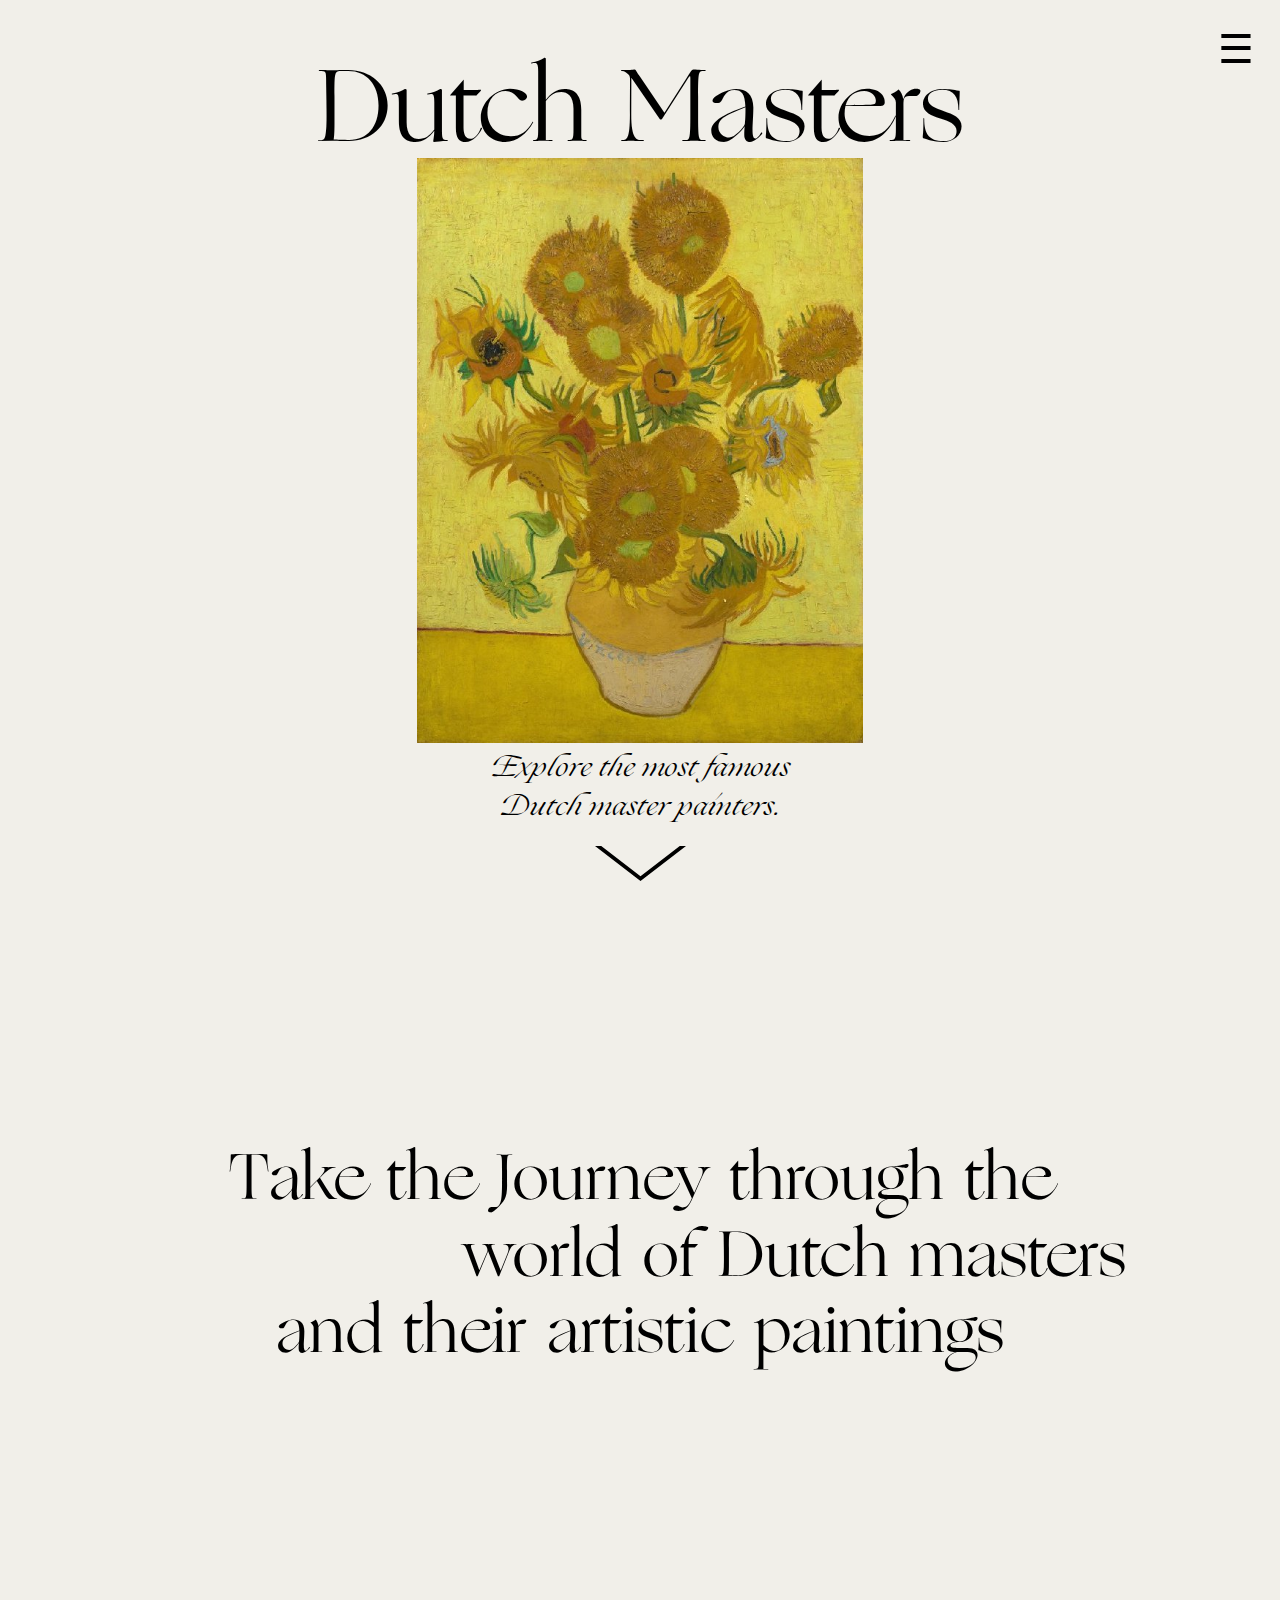
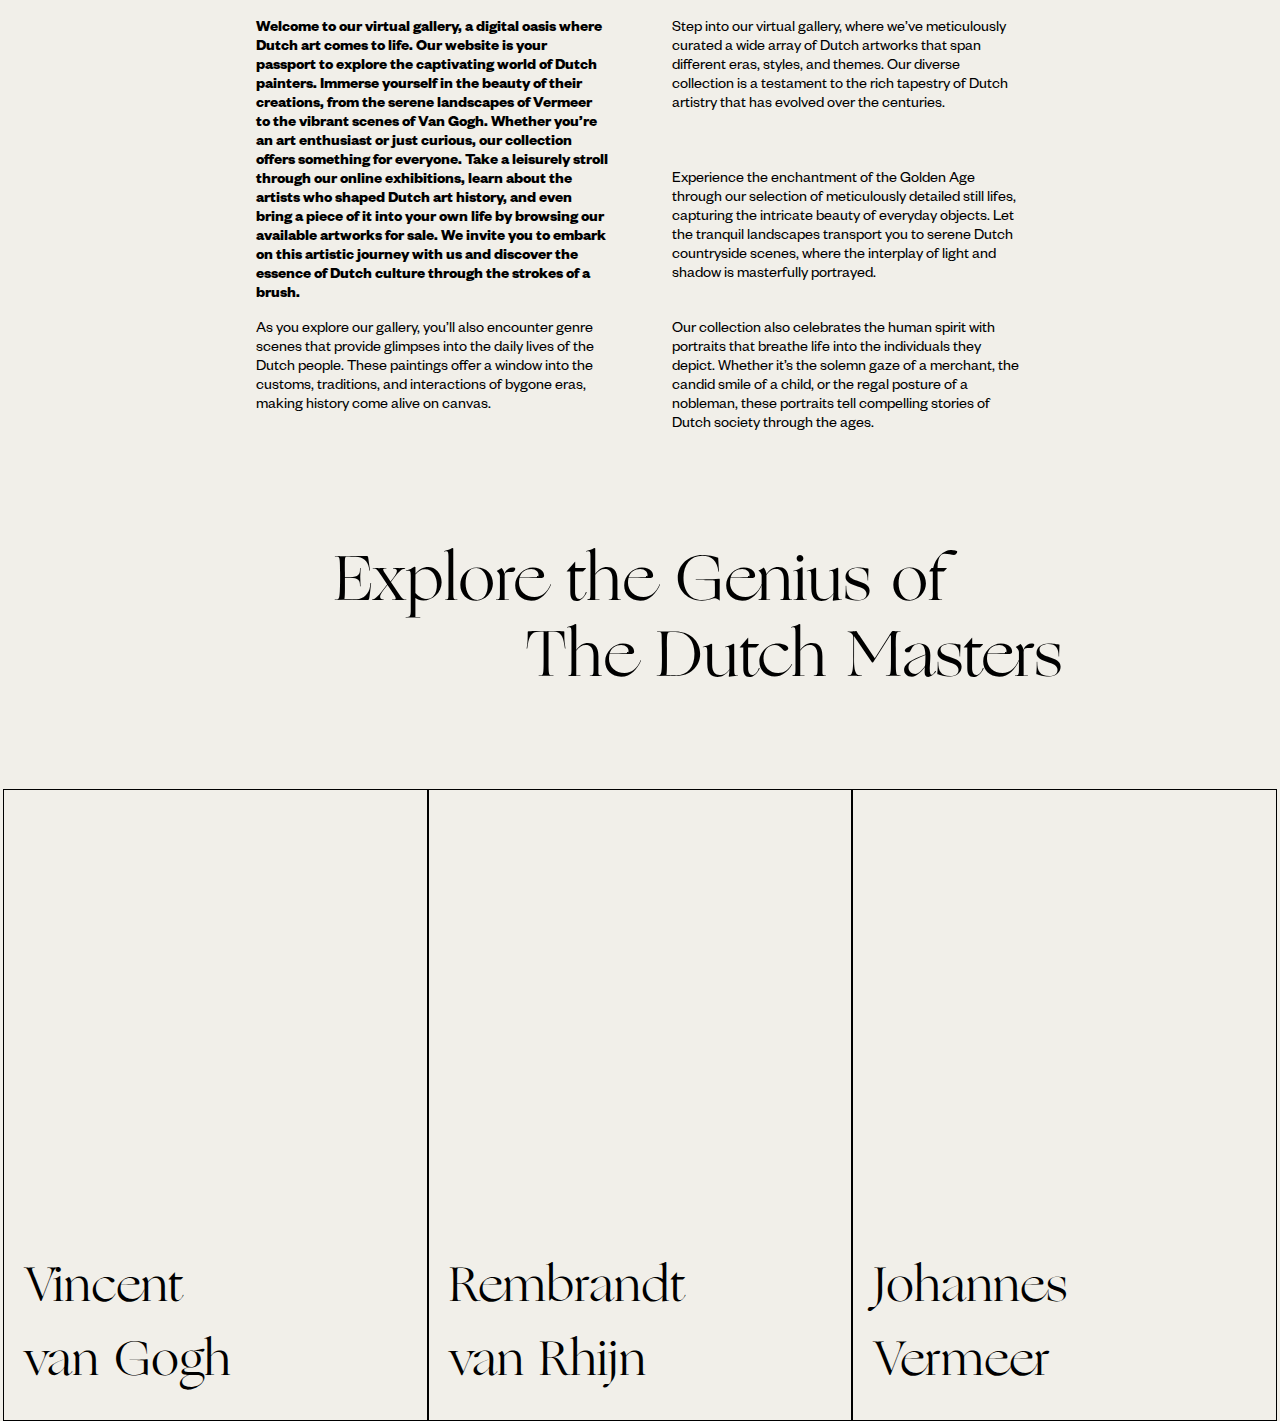
<file: index.html>
<!DOCTYPE html>
<html lang="en">

<head>
    <meta charset="UTF-8">
    <title>Home Pagina</title>
    <meta name="description" content="eindopdracht internetstandaarden">
    <meta name="keywords" content="eindopdracht HVA HogeSchool van Amsterdam">
    <meta name="Levi Titarsole" content="Levi Titatsole">
    <meta name="viewport" content="width=device-width, initial-scale=1.0">
    <link rel="stylesheet" href="css/style.css">
</head>

<!-- Deze website is gemaakt door Levi Titarsole -->

<body>
    <header class="hoofd">
        <nav>
            <section id="myNav" class="overlay">
                <a class="position closebtn" onclick="closeNav()">&times;</a>
                <ol class="overlay-content main-font">
                  
                    <li> 
                    <a href="index.html">
                     <span>Home</span>
                     <span class="small-number">01</span>
                    </a>
                  </li>
        
                    <li> 
                      <a href="vangogh.html">
                        <span>Van gogh</span>
                        <span class="small-number number-left">02</span>
                       </a>
                    </li>
        
                    <li> 
                      <a href="museum.html">
                        <span>Museum</span>
                        <span class="small-number">03</span>
                      </a>  
                    </li>
        
                    <li> 
                      <a href="contact.html">
                        <span>Contact</span>
                        <span class="small-number number-left">04</span>
                      </a>
                    </li>
                </ol>
              </section>
              <span class="position openbtn" style="cursor:pointer" onclick="openNav()">&#9776;</span>
            </nav>

        <div class="container">
            <div class="header-center-holder main-font">
                <h1> Dutch Masters </h1>
                <img src="./img/header-img.jpg" alt="Schilderij van Gogh, gele bloemen op een gele achtergrond">
                <p> Explore the most famous Dutch master painters.</p>
                <a href="#1"> <svg xmlns="http://www.w3.org/2000/svg" width="91" height="35" viewBox="0 0 91 35">
                    <path id="Subtraction_1" data-name="Subtraction 1" d="M45.5,79h0L0,44H6.232L45.5,74.207,84.768,44H91L45.5,79Z" transform="translate(0 -44)"/>
                  </svg> </a>
            </div>
        </div>
    </header>

    <main> 
        <section id="1" class="headlinerscontainer">
            <h4 class="headliners main-font">
                <span>Take the Journey through the</span>
                <span>world of Dutch masters</span>
                <span>and their artistic paintings</span>
            </h4>
        </section>

        <section class="alineablock">
            <div class="alineablockholder">
                <p class="alinea1"> Welcome to our virtual gallery, a digital oasis where Dutch art comes to life. Our website is your passport to explore the captivating world of Dutch painters. Immerse yourself in the beauty of their creations, from the serene landscapes of Vermeer to the vibrant scenes of Van Gogh. Whether you’re an art enthusiast or just curious, our collection offers something for everyone. Take a leisurely stroll through our online exhibitions, learn about the artists who shaped Dutch art history, and even bring a piece of it into your own life by browsing our available artworks for sale. We invite you to embark on this artistic journey with us and discover the essence of Dutch culture through the strokes of a brush. </p>
                <p class="alinea2"> As you explore our gallery, you’ll also encounter genre scenes that provide glimpses into the daily lives of the Dutch people. These paintings offer a window into the customs, traditions, and interactions of bygone eras, making history come alive on canvas. </p>
                <p class="alinea3"> Step into our virtual gallery, where we’ve meticulously curated a wide array of Dutch artworks that span different eras, styles, and themes. Our diverse collection is a testament to the rich tapestry of Dutch artistry that has evolved over the centuries. </p>
                <p class="alinea4"> Experience the enchantment of the Golden Age through our selection of meticulously detailed still lifes, capturing the intricate beauty of everyday objects. Let the tranquil landscapes transport you to serene Dutch countryside scenes, where the interplay of light and shadow is masterfully portrayed. </p>
                <p class="alinea5"> Our collection also celebrates the human spirit with portraits that breathe life into the individuals they depict. Whether it’s the solemn gaze of a merchant, the candid smile of a child, or the regal posture of a nobleman, these portraits tell compelling stories of Dutch society through the ages. </p>
            </div>
        </section>

        <div class="paddingtopper"> </div>
            <h4 class="headliners main-font"> 
                <span>Explore the Genius of</span>
                <span>The Dutch Masters</span>
            </h4>         

        <section class="painterholder paddingtopper main-font">
            <section>
                <img src="./img/Vincent-van-Gogh.jpg" alt="zelfportret schilderij van Vincent van Gogh">
               <a href="./vangogh.html"><h2>Vincent van Gogh</h2></a>
            </section>
            <section class="extra"> 
                <img src="./img/Rembrandt.jpeg" alt="zelfportret schilderij van Rembrandt van Rhijn">
                <a href="#"><h2><span>Rembrandt van Rhijn</span></h2></a>
            </section>
            <section class="extra"> 
                <img src="./img/Vermeer.jpeg" alt="zelfportret schilderij van Johannes Vermeer">
                <a href="#"><h2><span>Johannes Vermeer</span></h2></a>
            </section>
        </section>
    </main>
    
    <script>
        function openNav() {
          document.getElementById("myNav").style.width = "100%";
        }
        
        function closeNav() {
          document.getElementById("myNav").style.width = "0%";
        }
        </script>
</body>

</html>
</file>
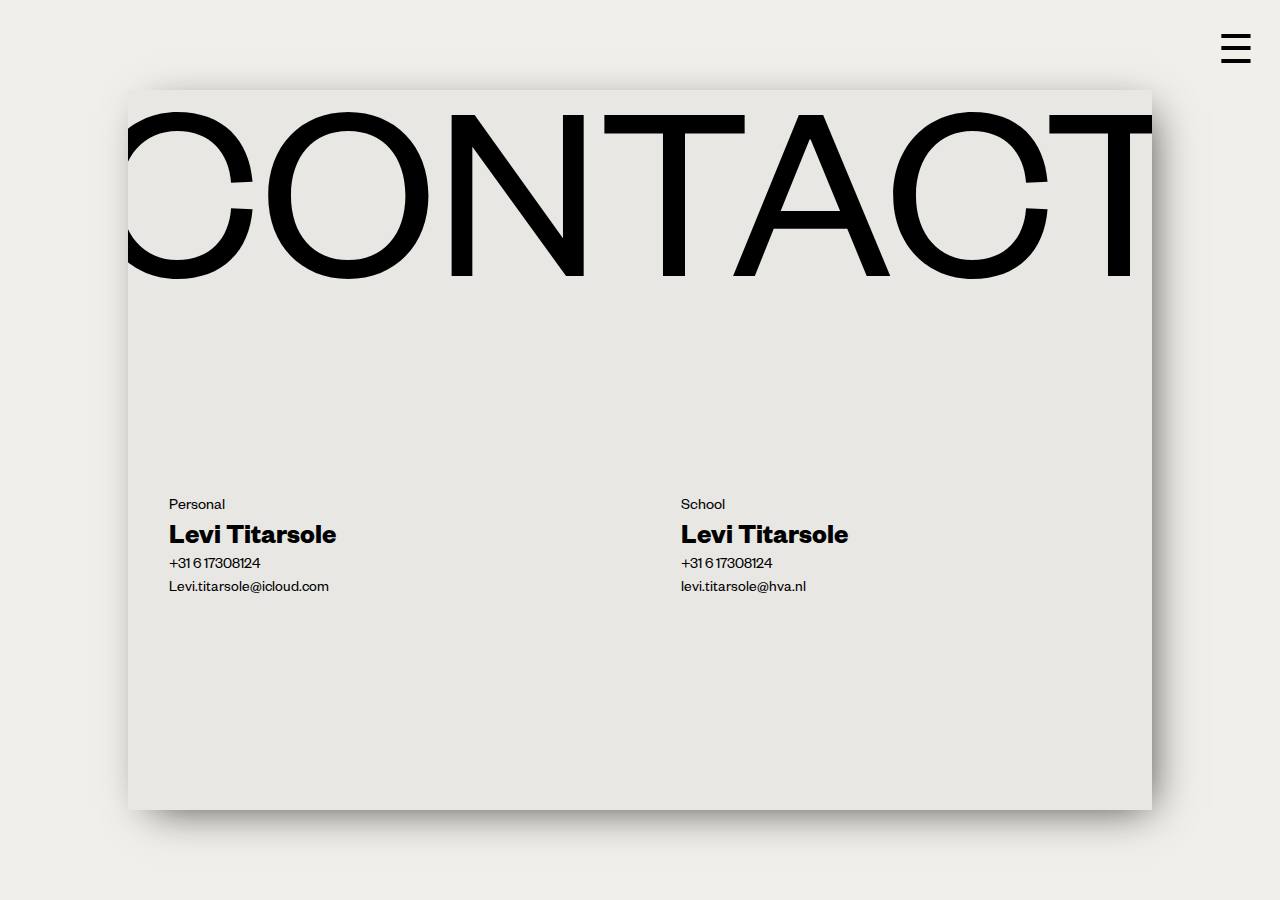
<file: contact.html>
<!DOCTYPE html>
<html lang="en">

<head>
    <meta charset="UTF-8">
    <title>Contact Pagina</title>
    <meta name="description" content="eindopdracht internetstandaarden">
    <meta name="keywords" content="eindopdracht HVA HogeSchool van Amsterdam">
    <meta name="Levi Titarsole" content="Levi Titatsole">
    <meta name="viewport" content="width=device-width, initial-scale=1.0">
    <link rel="stylesheet" href="css/style.css">
</head>

<!-- Deze website is gemaakt door Levi Titarsole -->

<body>
    <nav>
      <section id="myNav" class="overlay">
        <a class="position closebtn" onclick="closeNav()">&times;</a>
        <ol class="overlay-content main-font">
          <li> 
            <a href="index.html">
             <span>Home</span>
             <span class="small-number">01</span>
            </a>
          </li>

            <li> 
              <a href="vangogh.html">
                <span>Van gogh</span>
                <span class="small-number number-left">02</span>
               </a>
            </li>

            <li> 
              <a href="museum.html">
                <span>Museum</span>
                <span class="small-number">03</span>
              </a>  
            </li>

            <li> 
              <a href="contact.html">
                <span>Contact</span>
                <span class="small-number number-left">04</span>
              </a>
            </li>
        </ol>
      </section>

      <span class="position openbtn" style="cursor:pointer" onclick="openNav()">&#9776;</span>
    </nav>

    <main class="contact-main">
      <section class="card-holder"> 
        <h5 class="p-font"> Contact </h5>
        <section class="contact-holder"> 
          <ol>
            <li class="first">Personal</li>
            <li class="second">Levi Titarsole</li>
            <li class="third"><a href="tel:+31617308124">+31 6 17308124</a></li>
            <li class="third"><a href="mailto:levi.titarsole@icloud.com">Levi.titarsole@icloud.com</a></li>
          </ol>

          <ol>
            <li class="first">School</li>
            <li class="second">Levi Titarsole</li>
            <li class="third"><a href="tel:+31617308124">+31 6 17308124</a></li>
            <li class="third"><a href="mailto:levi.titarsole@hva.nl">levi.titarsole@hva.nl</a></li>
          </ol>
        </section>
      </section>
    </main>

    <script>
      function openNav() {
        document.getElementById("myNav").style.width = "100%";
      }
      
      function closeNav() {
        document.getElementById("myNav").style.width = "0%";
      }
      </script>

</body>
</html>
</file>
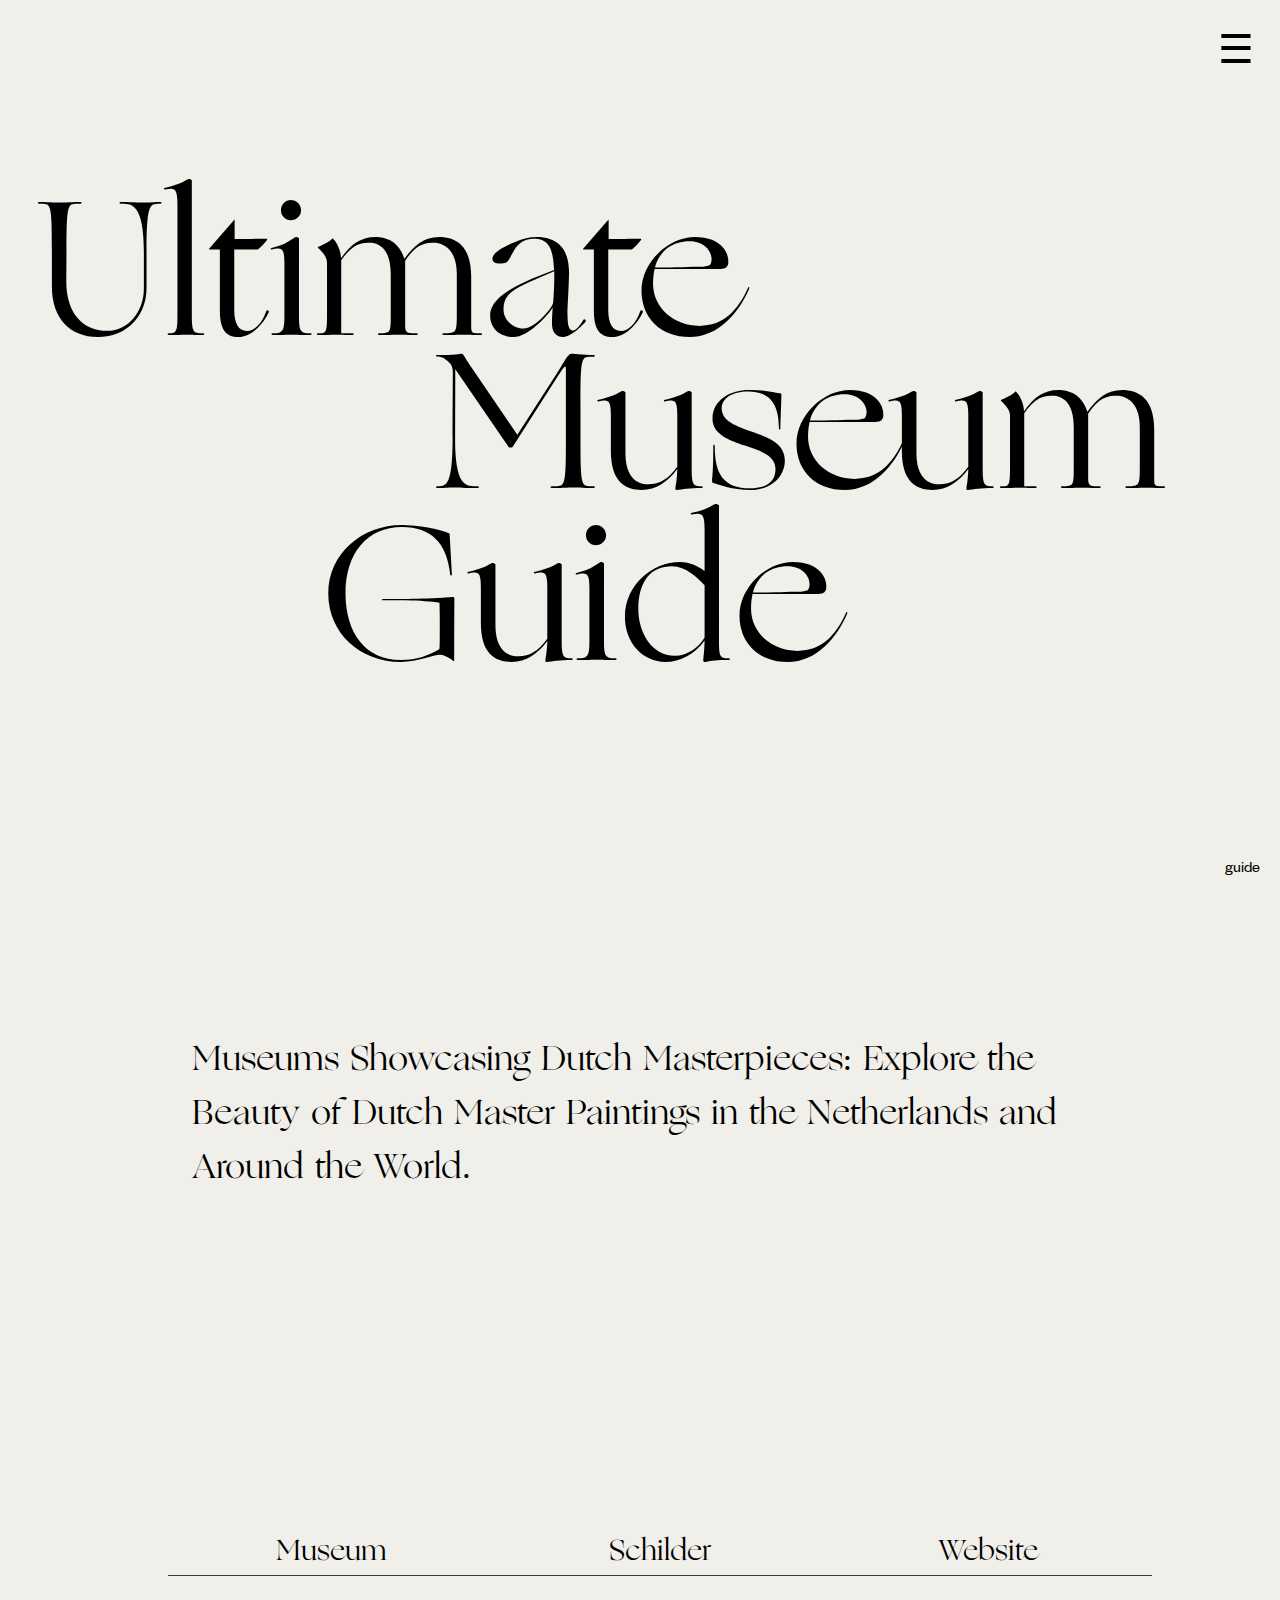
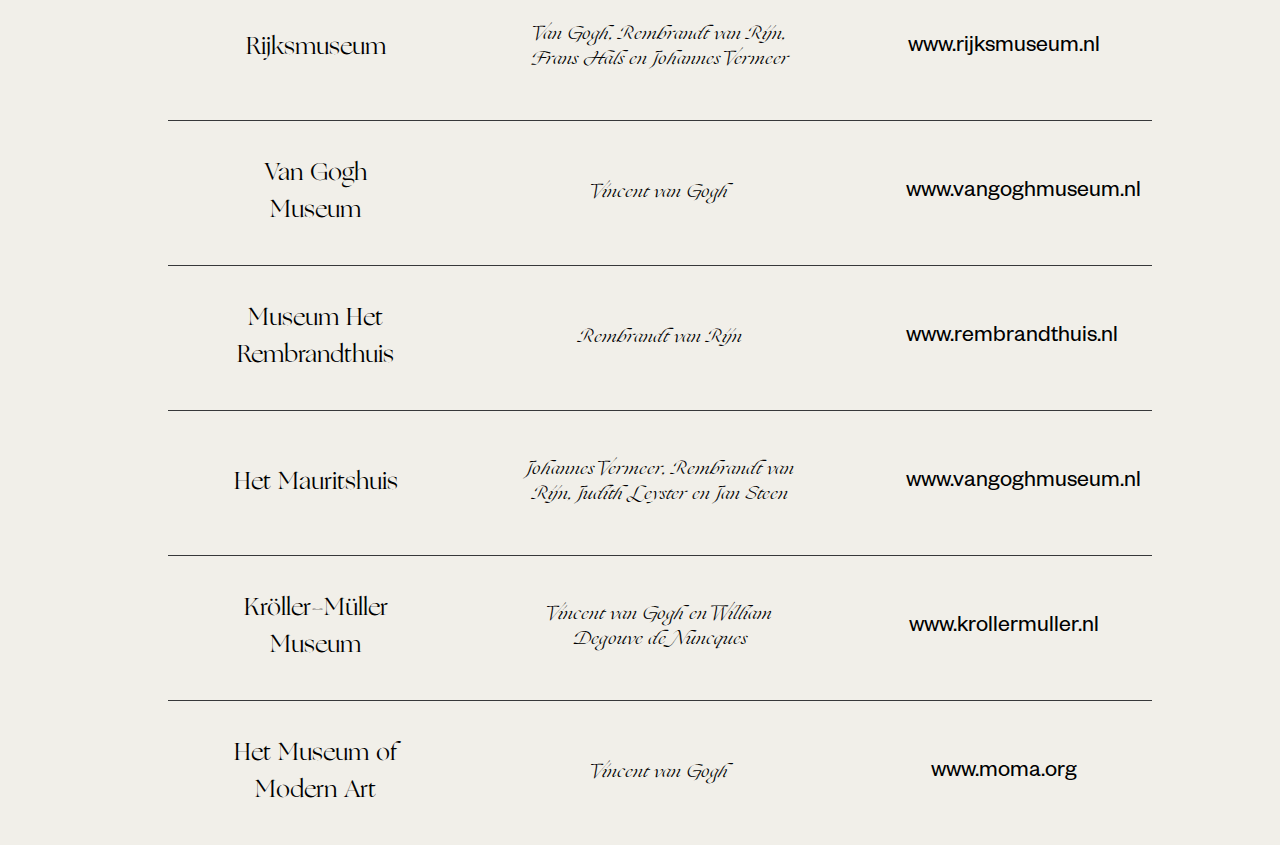
<file: museum.html>
<!DOCTYPE html>
<html lang="en">

    <head>
        <meta charset="UTF-8">
        <title>Museum Guide</title>
        <meta name="description" content="eindopdracht internetstandaarden">
        <meta name="keywords" content="eindopdracht HVA HogeSchool van Amsterdam">
        <meta name="Levi Titarsole" content="Levi Titatsole">
        <meta name="viewport" content="width=device-width, initial-scale=1.0">
        <link rel="stylesheet" href="css/style.css">
    </head>
    
    <!-- Deze website is gemaakt door Levi Titarsole -->
    
<body>
    <header> 
        <nav>
            <section id="myNav" class="overlay">
                <a class="position closebtn" onclick="closeNav()">&times;</a>
                <ol class="overlay-content main-font">
                  <li> 
                    <a href="index.html">
                     <span>Home</span>
                     <span class="small-number">01</span>
                    </a>
                  </li>
        
                    <li> 
                      <a href="vangogh.html">
                        <span>Van gogh</span>
                        <span class="small-number number-left">02</span>
                       </a>
                    </li>
        
                    <li> 
                      <a href="museum.html">
                        <span>Museum</span>
                        <span class="small-number">03</span>
                      </a>  
                    </li>
        
                    <li> 
                      <a href="contact.html">
                        <span>Contact</span>
                        <span class="small-number number-left">04</span>
                      </a>
                    </li>
                </ol>
              </section>
              <span class="position openbtn" style="cursor:pointer" onclick="openNav()">&#9776;</span>
            </nav>

        <h1 class="musa-header main-font">
            <span>Ultimate</span>
            <span>Museum</span>
            <span>Guide</span>
        </h1>  
            <p class="txt-right-header">guide</p>
    </header>

<main> 
        <section class="line-alinea"> 
            <p class="main-font">Museums Showcasing Dutch Masterpieces: Explore the Beauty of Dutch Master Paintings in the Netherlands and Around the World.</p>
        </section>

        <section class="gridholder"> 
            <ol>
                <li class="table-holder"> 
                    <span class="grid-block"> Museum</span>
                    <span class="grid-block"> Schilder</span>
                    <span class="grid-block"> Website </span>
                </li>

                <li class="table-hover table-holder"> 
                    <span class="main-font grid-block"> Rijksmuseum</span>
                    <span class="italic-font grid-block m-grid-block"> Van Gogh, Rembrandt van Rijn, Frans Hals en Johannes Vermeer</span>
                    <span class="p-font grid-block"> <a href="https://www.rijksmuseum.nl">www.rijksmuseum.nl</a></span>
                </li>

                <li class="table-hover table-holder"> 
                    <span class="main-font grid-block"> Van Gogh Museum</span>
                    <span class="italic-font grid-block m-grid-block">Vincent van Gogh</span>
                    <span class="p-font grid-block"><a href="https://www.vangoghmuseum.nl/">www.vangoghmuseum.nl</a></span>
                </li>

                <li class="table-hover table-holder"> 
                    <span class="main-font grid-block"> Museum Het Rembrandthuis</span>
                    <span class="italic-font grid-block m-grid-block"> Rembrandt van Rijn </span>
                    <span class="p-font grid-block"><a href="https://www.rembrandthuis.nl/">www.rembrandthuis.nl</a></span>
                </li>

                <li class="table-hover table-holder"> 
                    <span class="main-font grid-block"> Het Mauritshuis</span>
                    <span class="italic-font grid-block m-grid-block"> Johannes Vermeer, Rembrandt van Rijn, Judith Leyster en Jan Steen</span>
                    <span class="p-font grid-block"><a href="https://www.vangoghmuseum.nl/">www.vangoghmuseum.nl</a></span>
                </li>

                <li class="table-hover table-holder"> 
                    <span class="main-font grid-block"> Kröller-Müller Museum </span>
                    <span class="italic-font grid-block m-grid-block"> Vincent van Gogh en William Degouve de Nuncques</span>
                    <span class="p-font grid-block"><a href="https://krollermuller.nl/">www.krollermuller.nl</a></span>
                </li>

                <li class="table-hover table-holder"> 
                    <span class="main-font grid-block"> Het Museum of Modern Art </span>
                    <span class="italic-font grid-block m-grid-block"> Vincent van Gogh </span>
                    <span class="p-font grid-block"><a href="https://www.moma.org/">www.moma.org</a></span>
                </li> 
            </ol>
        </section>
    

</main>

<script>
    function openNav() {
      document.getElementById("myNav").style.width = "100%";
    }
    
    function closeNav() {
      document.getElementById("myNav").style.width = "0%";
    }
    </script>

</body>
</html>
</file>
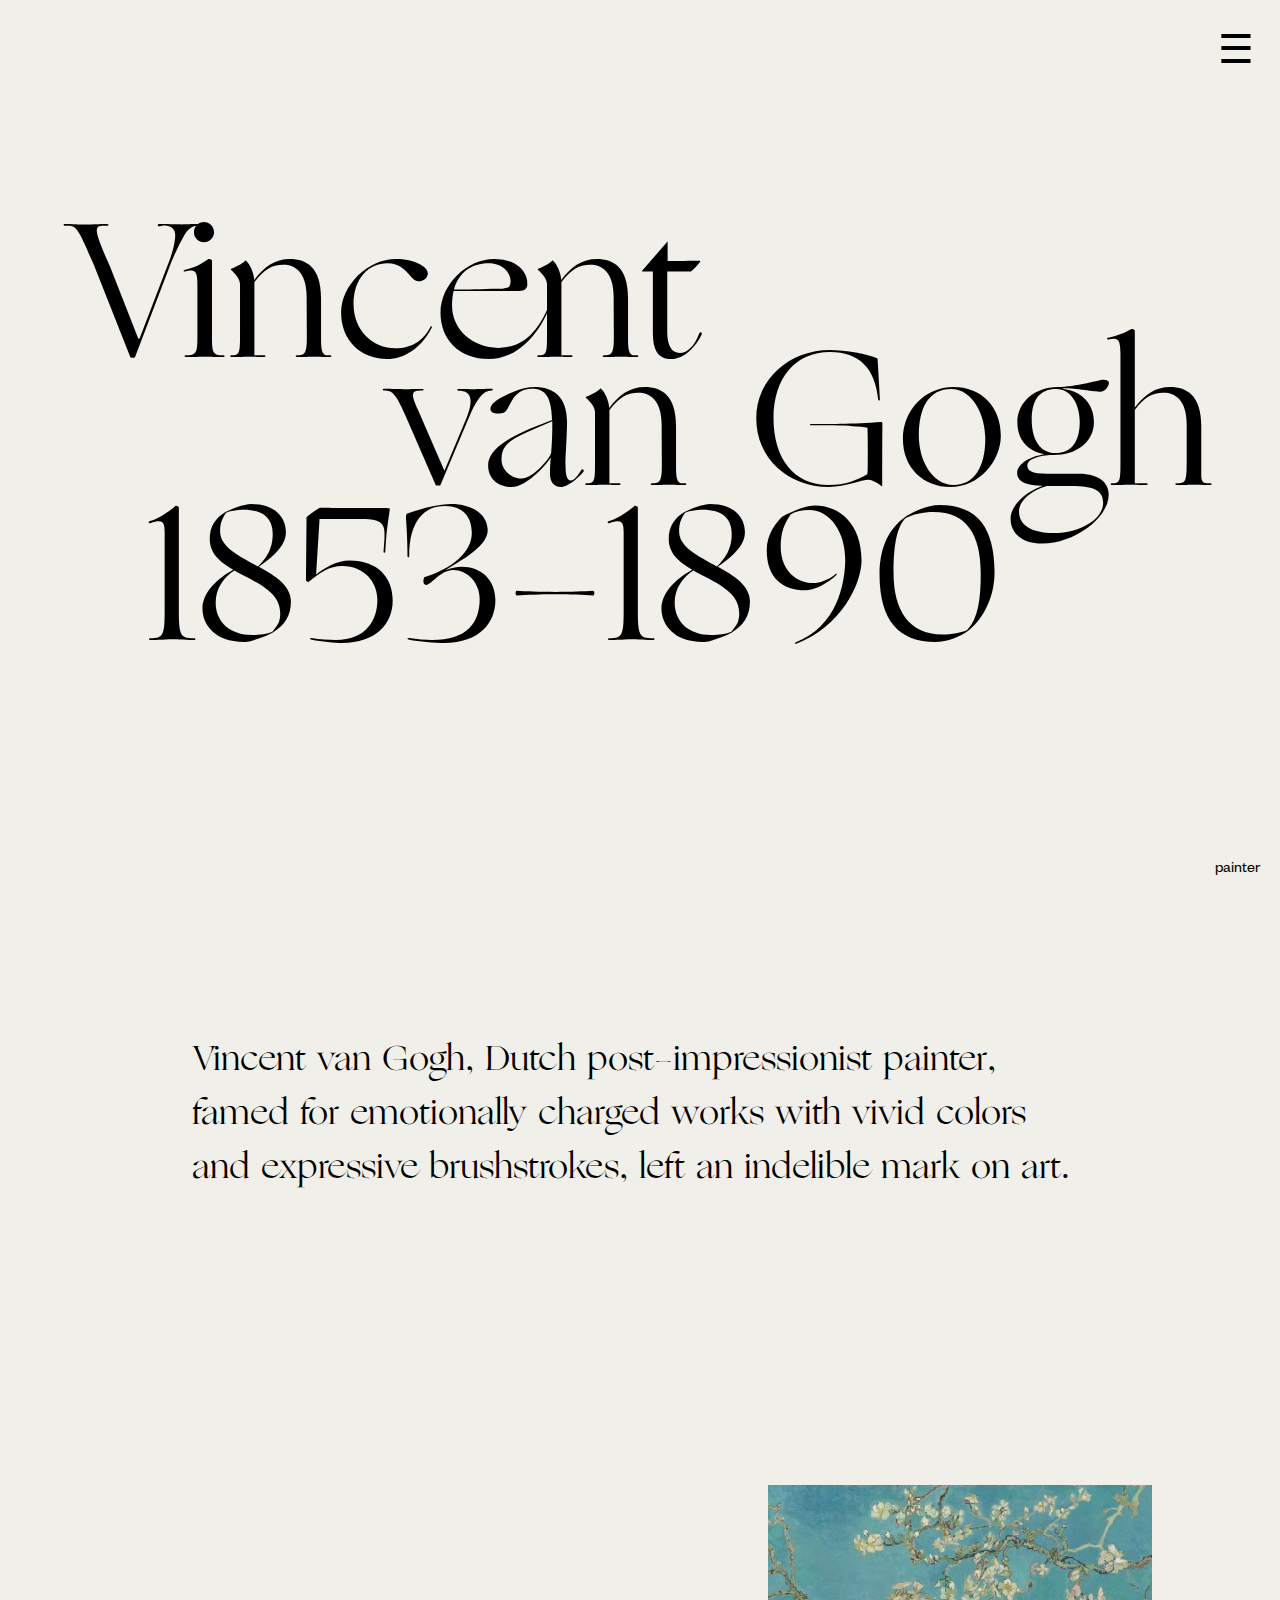
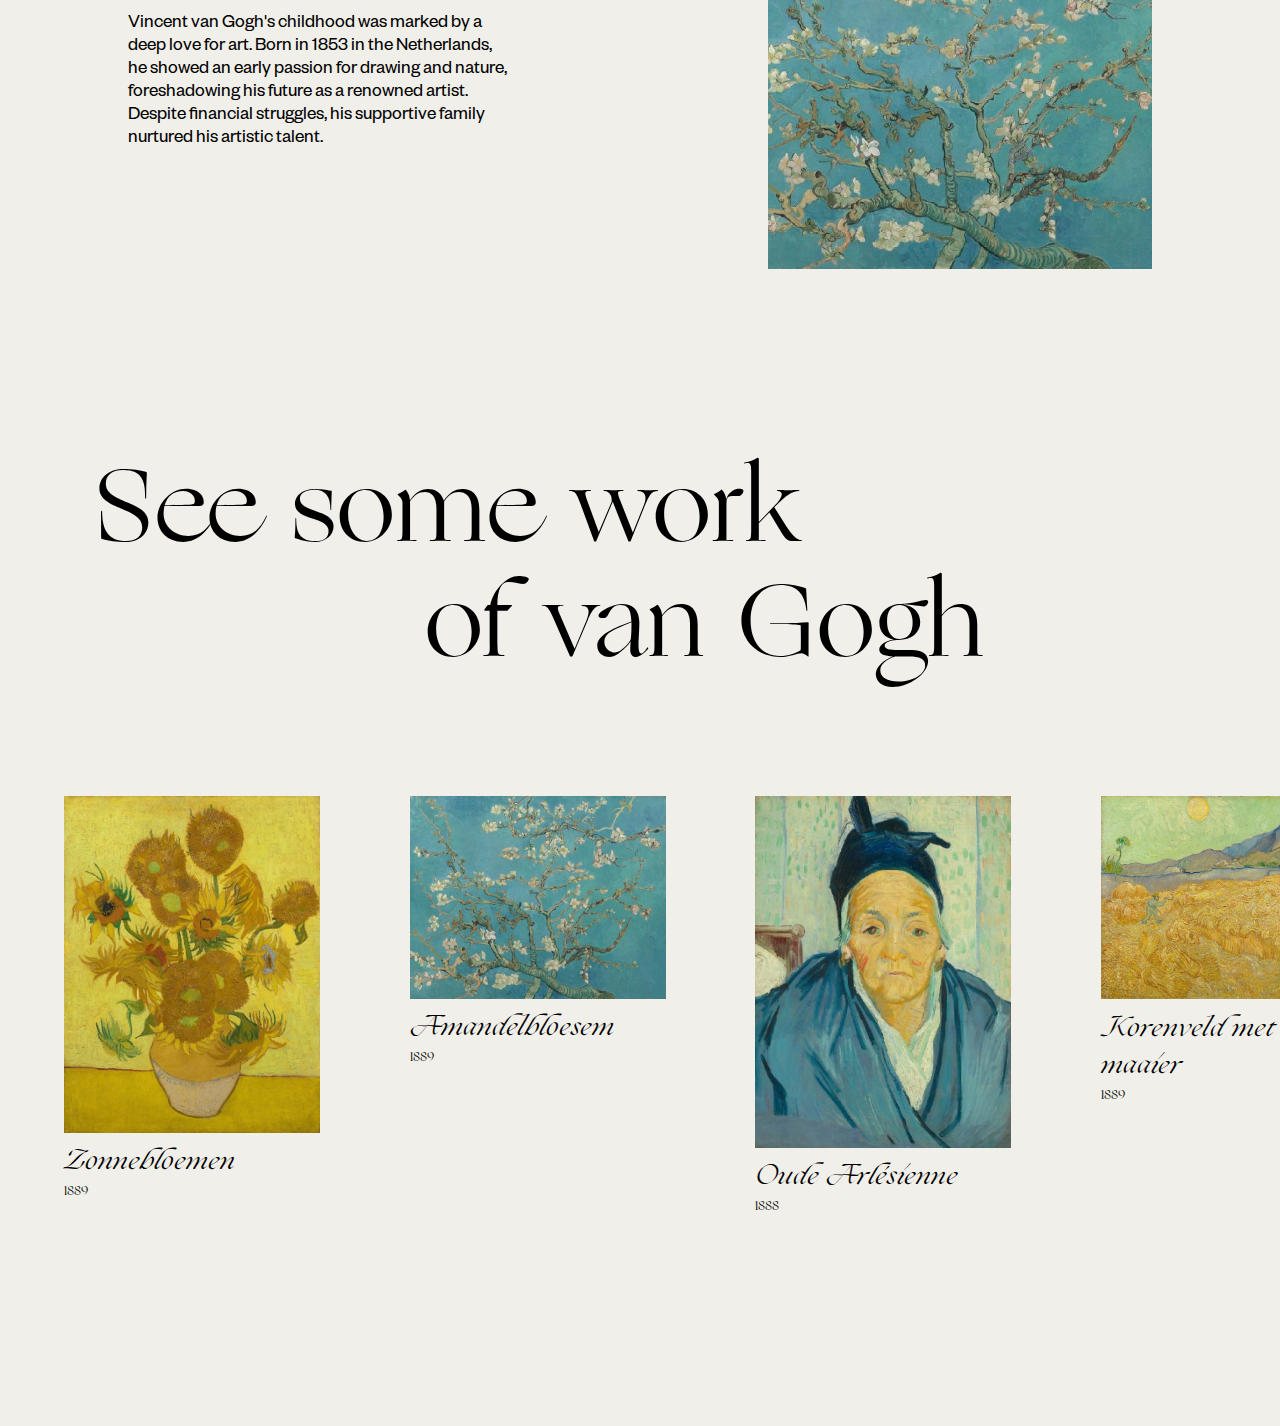
<file: vangogh.html>
<!DOCTYPE html>
<html lang="en">

    <head>
        <meta charset="UTF-8">
        <title>Vincent van Gogh</title>
        <meta name="description" content="eindopdracht internetstandaarden">
        <meta name="keywords" content="eindopdracht HVA HogeSchool van Amsterdam">
        <meta name="Levi Titarsole" content="Levi Titatsole">
        <meta name="viewport" content="width=device-width, initial-scale=1.0">
        <link rel="stylesheet" href="css/style.css">
    </head>
    
    <!-- Deze website is gemaakt door Levi Titarsole -->
    
<body>

    <header> 
    <nav>
        <section id="myNav" class="overlay">
            <a class="position closebtn" onclick="closeNav()">&times;</a>
            <ol class="overlay-content main-font">
              <li> 
                <a href="index.html">
                 <span>Home</span>
                 <span class="small-number">01</span>
                </a>
              </li>
    
                <li> 
                  <a href="vangogh.html">
                    <span>Van gogh</span>
                    <span class="small-number number-left">02</span>
                   </a>
                </li>
    
                <li> 
                  <a href="museum.html">
                    <span>Museum</span>
                    <span class="small-number">03</span>
                  </a>  
                </li>
    
                <li> 
                  <a href="contact.html">
                    <span>Contact</span>
                    <span class="small-number number-left">04</span>
                  </a>
                </li>
            </ol>
          </section>
          <span class="position openbtn" style="cursor:pointer" onclick="openNav()">&#9776;</span>
        </nav>
        <h1 class="side-header main-font">
            <span>Vincent</span>
            <span>van Gogh</span>
            <span>1853-1890</span>
        </h1>  
            <p class="txt-right-header">painter</p>
    </header>

    <main> 
        <section class="line-alinea"> 
            <p class="main-font">Vincent van Gogh, Dutch post-impressionist painter, famed for emotionally charged works with vivid colors and expressive brushstrokes, left an indelible mark on art.</p>
        </section>

        <section class="alinea-img"> 
            <div class="alinea"> 
                <p>Vincent van Gogh's childhood was marked by a deep love for art. Born in 1853 in the Netherlands, he showed an early passion for drawing and nature, foreshadowing his future as a renowned artist. Despite financial struggles, his supportive family nurtured his artistic talent.</p> 
            </div>
            <div class="imgholder"> <img src="./img/Bloesem.jpg" alt="blauwe lucht met donkere takken en witte blaadjes"> </div>
        </section>
        <section class="txt-carsoul-holder">
            <h3 class="double-alineahold paddingtopper"> 
                <span>See some work</span>
                <span>of van Gogh</span>
            </h3>

            <section class="paddingtopper">  
                <div class="box-container"> 
                    <article class="box"> 
                        <img src="./img/header-img.jpg" alt="gele bloemen op een gele achtergrond"> 
                        <h4> Zonnebloemen</h4>
                        <p> 1889</p>
                    </article>

                <article class="box"> 
                        <img src="./img/Bloesem.jpg" alt="blauwe lucht met donkere takken en witte blaadjes">
                        <h4> Amandelbloesem</h4>
                        <p> 1889</p>
                    </article>
                
                    <article class="box"> 
                        <img src="./img/Vrouw.jpg" alt="oude vrouw in haar slaapkamer met oud nederlands kledingsdracht"> 
                        <h4> Oude Arlésienne</h4>
                        <p> 1888</p>
                    </article>
                        
                    <article class="box">
                        <img src="./img/weathfielod.jpg" alt="Een geel korenveld met een man die aan het maainen is op het veld"> 
                        <h4> Korenveld met maaier </h4>
                        <p> 1889</p>
                    </article>
                
                    <article class="box">
                        <img src="./img/Vincent-van-Gogh.jpg" alt="zelfportret schilderij van Vincent van Gogh"> 
                        <h4> Zelfportret met grijze vilthoed</h4>
                        <p>1887</p>
                    </article>

                    <article class="box">
                        <img src="./img/Bed.jpg" alt="Een slaapkamer met blauwe muren een bruine grond en een geel bed. Er hangen veel schilderijen aan de muur"> 
                        <h4> De slaapkamer </h4>
                        <p> 1888</p>
                    </article>

                    <article class="box">
                        <img src="./img/glas.jpg" alt="Een glas met daar in een tak waar witte bloemen uit groeien"> 
                        <h4> Bloeiend amandeltakje in een glas</h4>
                        <p> 1888 </p>
                    </article>
                </div>
            </section>
        </section>
    </main>

    <script>
        function openNav() {
          document.getElementById("myNav").style.width = "100%";
        }
        
        function closeNav() {
          document.getElementById("myNav").style.width = "0%";
        }
        </script>

</body>
</html>
</file>
<file: css/style.css>
:root {
    --main-bg-color: #F1EFE9;
    --second-bg-color: #37383A;
    --main-font-color: #000000;
    --second-font-color: #F1EFE9;
    --main-cta-color: #E7D6B0;
    --main-font: Ogg;
    --italic-font: OggItalic;
    --regular-font: Founders;
    --bold-font: Founders-bold;
  }

  @font-face {
    font-family: Ogg;
    src: url(../fonts/ogg-Roman.otf);
  }

  @font-face {
    font-family: OggItalic;
    src: url(../fonts/ogg-Italic.otf);
  }

  @font-face {
    font-family: Founders;
    src: url(../fonts/foundersgrotesk-regular.otf);
  }

  @font-face {
    font-family: Founders-bold;
    src: url(../fonts/foundersgrotesk-bold.otf);
  }

*{
margin: 0;
font-weight: 500;
scroll-behavior: smooth;
}

.main-font {
  font-family: var(--main-font);
}

.italic-font {
  font-family: var(--italic-font);
}

.p-font {
  font-family: var(--regular-font);
}


body {
    background-color: var(--main-bg-color);
    font-family: var(--regular-font);
}

.container {
  position: relative;
  width: 100vw;
  text-align: center;
}

.header-center-holder {
  display: flex;
  height: 100vh;
  flex-direction: column;
  align-items: center;
  justify-content: center;
}

.header-center-holder h1 {
  font-size: 8vw;
  position: absolute;
  top: 4vh;
}

.header-center-holder img {
  height: 65vh;
}

.header-center-holder p {
  position: absolute;
  font-family: var(--italic-font);
  bottom: 8vh;
  font-size: 2vw;
  width: 30vw;
}

.header-center-holder a {
  position: absolute;
  bottom: 10px;
  left: 0; 
  right: 0; 
  margin-left: auto; 
  margin-right: auto; 
}

.headlinerscontainer {
  width: 100vw;
  height: 80vh;
}

.headliners {
  position: relative;
  width: 100vw;
  height: 100%;
  display: flex;
  align-items: center;
  justify-content: center;
  flex-direction: column;
  font-size: 5vw;
  line-height: 6vw;
}

.headliners span:nth-child(2) {
  margin-left: 24vw; 
}

.alineablock {
  padding: 0 20vw;
  font-size: 1em;
}

.alineablockholder {
  display: grid;
  grid-template-columns: repeat(2, 1fr);
  grid-template-rows: repeat(3, 1fr);
  grid-column-gap: 4em;
  grid-row-gap: 1em;
}

.alinea1 { 
  grid-area: 1 / 1 / 3 / 2; 
  font-family: var(--bold-font);
}
.alinea2 { grid-area: 3 / 1 / 4 / 2; }
.alinea3 { grid-area: 1 / 2 / 2 / 3; }
.alinea4 { grid-area: 2 / 2 / 3 / 3; }
.alinea5 { grid-area: 3 / 2 / 4 / 3; }

.paddingtopper{
  padding-top: 10vh;
}

a {
  text-decoration: none;
  color: var(--main-font-color);
}

.painterholder{
  width: 100vw;
  height: 70vh;
  display: flex;
  flex-direction: row;
  justify-content: center;
}

.painterholder section {
  border: solid 0.001px black;
  height: 100%;
  width: 33%;
  position: relative;
  overflow: hidden;
}

.painterholder .extra h2:hover span {
  display: none
}

.painterholder .extra h2:hover:before {
  content: "Comming soon!";
  z-index: 100;
}

.painterholder section h2{ 
  position: absolute;
  bottom: 20px;
  left: 20px;
  width: 50%;
  font-size: 3rem;
  }

.painterholder section img {
  object-fit: cover;
  width: 100%;
  height: 100%;
  position:absolute;
  top:100%;
  width:100%;
  height:100%;
  object-fit: cover;
  transition: all 0.5s ease;
}

.painterholder section:hover > img{
  top:0%;
  right:0%;
}

.painterholder section:hover > a h2{
  color: var(--main-bg-color);
}

/* Nieuwe pagina  */

.side-header {
  display: flex;
  width: 80vw;
  padding: 0 10vw;
  justify-content: center;
  flex-direction: column;
  align-items: center;
  font-size: 15vw;
  line-height: 10vw;
  height: 100vh;
}

.side-header span:nth-child(1) {
  margin-right: 40vw;
}

.side-header span:nth-child(2) {
  margin-right: -25vw;
}

.side-header span:nth-child(3) {
  margin: 3vh 10vw 0 0;
}

.txt-right-header {
  position: absolute;
  bottom: 20px;
  right: 20px;
}

.line-alinea {
  height: 50vh;
  width: 70vw;
  margin: 15vh 15vw 0;
  font-size: 2.7vw; 
}

.alinea-img {
  display: grid;
  grid-template-columns: repeat(2, 1fr);
  grid-template-rows: 1fr;
  grid-column-gap: 20vw;
  grid-row-gap: 0px;
  width: 80vw;
  margin: 0 10vw;
  font-size: 1.5vw;
}

.alinea {
  display: flex;
  flex-direction: column;
  justify-content: center;
  row-gap: 2vw;
  grid-area: 1 / 1 / 2 / 2;
}

.imgholder {
  height: 100%; 
  grid-area: 1 / 2 / 2 / 3;
}

.imgholder img {
  width: 100%;
  height: 30vw;
  object-fit: cover;
}

.double-alineahold {
  font-size: 8vw; 
  font-family: var(--main-font);
  line-height: 9vw;
  display: flex;
  align-items: center;
  flex-direction: column;
  width: 90vw;
  padding: 20vh 0 2vh;
}

.double-alineahold span:nth-child(1) {
  margin-right: 20vw;
}

.double-alineahold span:nth-child(2) {
  margin-right: -20vw;
}

.box-container {
  padding: 0 5vw;
  width: 90vw;
  height: 70vh;
  display: flex;
  gap: 7vw;
  overflow-x: scroll;
  scroll-snap-type: x mandatory;
  align-items: flex-start;

}

.box-container article {
  min-width: 20vw;
  display: flex;
  justify-content: center;
  align-items: flex-start;
  scroll-snap-align: center;
  flex-direction: column;
  font-size: 1.5rem;
  gap: 1vw;
  font-family: var(--italic-font);
}

.box-container article::-webkit-scrollbar {
  display: none;
}

.box {
display: flex;
width: 100%;
font-size: 0.5rem;
}

.box-container article p {
 font-family: var(--main-font);
 margin-top: -1vw;
 font-size: 1vw;
}

.box-container article img {
max-width: 20vw;
}

.musa-header {
  display: flex;
  width: 90vw;
  padding: 0 5vw;
  justify-content: center;
  flex-direction: column;
  align-items: center;
  font-size: 15vw;
  line-height: 12vw;
  height: 100vh;
}

.musa-header span:nth-child(1) {
  margin-right: 40vw;
}

.musa-header span:nth-child(2) {
  margin-right: -25vw;
}

.musa-header span:nth-child(3) {
  margin: 2vh 10vw 0 0;
}

.gridholder {
  width: 80vw;
  padding: 0 10vw;
  display: flex;
  flex-direction: column  ;
}

.table-holder:first-child {
  align-items: flex-end;
  border: none;
  font-family: var(--main-font);
  font-size: 1.8rem;
  padding: 0;
}

.table-holder {
  display: flex;
  justify-content: space-around;
  flex-direction: row;
  align-items: center;
  height: 10vh;
  border-top: solid var(--second-bg-color) 0.5px;
  font-size: 1.5rem;
  padding: 3vh 0 3vh;
}

.grid-block {
  text-align: center;
  width: 20%;
}

.m-grid-block {
  width: 30%;
  font-size: 1rem;
}

.table-hover:hover {
  -webkit-box-shadow: 0px -1px 22px -8px rgba(0,0,0,0.43);
  -moz-box-shadow: 0px -1px 22px -8px rgba(0,0,0,0.43);
  box-shadow: 0px -1px 22px -8px rgba(0,0,0,0.43);
}

/* navbar */

.overlay {
  height: 100%;
  width: 0;
  position: fixed;
  z-index: 101;
  top: 0;
  left: 0;
  background-color: var(--main-bg-color);
  overflow-x: hidden;
  transition: 0.5s;
}

.overlay-content {
  position: relative;
  width: 80vw;
  text-align: center;
  margin: 4vh 10vw ;
  display: flex;
  flex-direction: column;
  align-items: center;
  list-style: none;
}

.overlay ol li a {
  padding: 8px;
  text-decoration: none;
  font-size: 10vw;
  color: #37383A;
  display: block;
  transition: 0.3s;
  line-height: 12vw;
}

.overlay a:hover, .overlay a:focus {
  color: var(--main-cta-color);
}

.openbtn {
  position: fixed;
  z-index: 100;
  top: 2vw;
  right: 2vw;
  background-color: #F1EFE9;
  font-size: 2.5rem;
}

.position {
  top: 2vw;
  right: 2vw;
}

.overlay .closebtn {
  position: absolute;
  right: 45px;
  font-size: 60px;
}

.small-number {
  position: absolute;
  font-size: 2rem;
  font-family: var(--italic-font);
  top: -8vh;
}

.number-left {
  left: -4vw;
}

.overlay-content a {
  position: relative;
  width: 100%;
}

/* Contact */

.contact-main {
  width: 80vw;
  height: 80vh;
  padding: 10vh 10vw;
  display: flex;
  flex-direction: column;
  align-items: center;
}

.contact-main section h3 {
  font-size: 9vw;
  font-family: var(--main-font);
}

.card-holder {
  width: 100%;
  height: 100%;
  background-color: #E8E7E4;
  -webkit-box-shadow: 10px 10px 42px -13px rgba(0,0,0,0.75);
  -moz-box-shadow: 10px 10px 42px -13px rgba(0,0,0,0.75);
  box-shadow: 10px 10px 42px -13px rgba(0,0,0,0.75);
  overflow: hidden;
  position: relative;
}

.card-holder h5 {
  font-size: 20vw;
  text-transform: uppercase;
  position: absolute;
  left: -3vw;
  top: 0;
  transition: 0.5s ease-in;
}

.contact-holder {
  position: absolute;
  display: flex;
  bottom: 0;
  width: 100%;
  height: 50%;
}

.contact-holder ol {
  width: 100%;
  padding: 4%;
  gap: 4%;
  list-style: none;
  line-height: 2em;
}

.second {
  font-size: 2.2vw;
  font-weight: 100;
  font-family: var(--bold-font);
}

.third {
  font-size: 1.2vw;
  line-height: 1.8vw;
  transition: 0.5s ease-in-out;
}

.third:hover {
  width: 40%;
  font-size: 1.5vw;
  padding-left: 3%;
}

.card-holder:hover > h5 {
  -webkit-text-stroke: 1.5px var(--main-font-color);
  color: #E8E7E4;
  font-size: 18vw;
  left: 1%;
  top: 15%;
}
</file>
